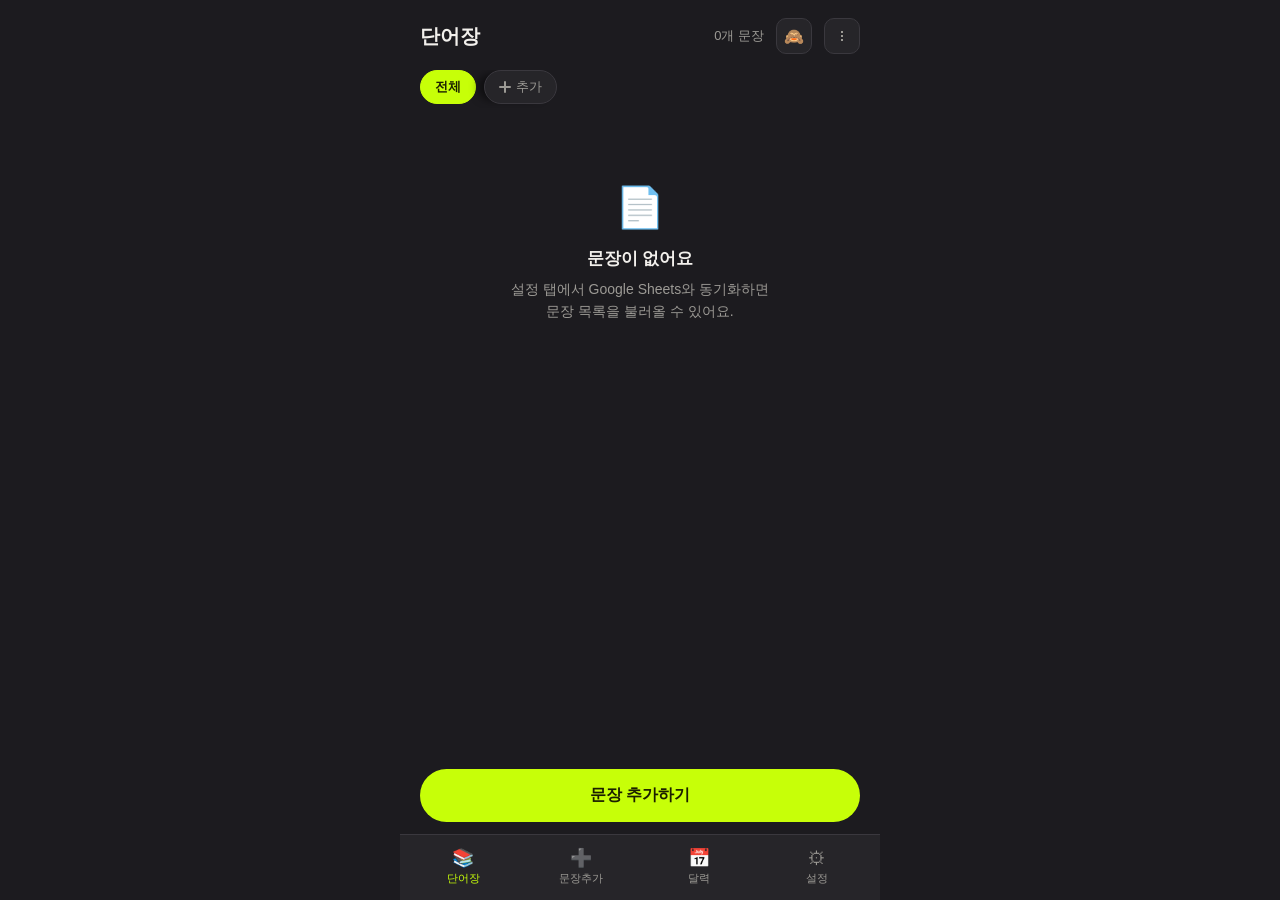
<file: docs/index.html>
<!DOCTYPE html>
<html lang="ko">
<head>
<meta charset="UTF-8" />
<meta name="viewport" content="width=device-width, initial-scale=1.0, viewport-fit=cover" />
<meta name="apple-mobile-web-app-capable" content="yes" />
<meta name="apple-mobile-web-app-status-bar-style" content="black-translucent" />
<meta name="apple-mobile-web-app-title" content="문장암기" />
<meta name="theme-color" content="#1C1B1F" />
<title>영어 문장 암기</title>
<link rel="manifest" href="sources/manifest.json" />
<link rel="apple-touch-icon" href="sources/icon-192.png" />
<link rel="stylesheet" href="css/base.css" />
<link rel="stylesheet" href="css/vocab.css" />
<link rel="stylesheet" href="css/study.css" />
<link rel="stylesheet" href="css/calendar.css" />
<link rel="stylesheet" href="css/trash.css" />
</head>
<body>

<div id="app">

  <!-- 단어장 탭 -->
  <section class="tab-view active" id="tab-vocab">
    <div class="tab-header">
      <h1>단어장</h1>
      <div style="display:flex; align-items:center; gap:12px;">
        <span class="tab-sub" id="vocab-count">0개 문장</span>
        <button class="icon-btn" id="vocab-hidden-toggle-btn" title="숨긴 문장도 보기">🙈</button>
        <button class="icon-btn" id="deck-order-btn" title="단어장 순서 변경">⋮</button>
      </div>
    </div>
    <div class="filters" id="deck-chips"></div>
    <div id="vocab-list"></div>
    <button class="btn btn-primary" id="vocab-start-btn">학습 시작</button>
  </section>

  <!-- 문장추가 탭 -->
  <section class="tab-view" id="tab-add">
    <div class="tab-header"><h1>문장 추가</h1></div>

    <div class="field-group">
      <label class="field-label">단어장</label>
      <div class="filters" id="add-deck-chips"></div>
      <input class="field-input text" id="add-deck-input" placeholder="예: 일상회화 (비워두면 기본 단어장)" autocapitalize="off" autocorrect="off" spellcheck="false" />
    </div>

    <div class="field-group">
      <label class="field-label">표현 (영어) *</label>
      <input class="field-input text" id="add-english-input" placeholder="e.g. shake things up" autocapitalize="off" autocorrect="off" spellcheck="false" />
    </div>

    <div class="field-group">
      <label class="field-label">내 대사 (한글) *</label>
      <input class="field-input text" id="add-korean-input" placeholder="예: 변화를 주고 싶었어요" />
    </div>

    <div class="field-group">
      <label class="field-label">힌트 / 부가설명</label>
      <textarea class="field-input text" id="add-detail-input" rows="3" placeholder="뜻 설명, 예문 등 (선택)" style="min-height:80px;"></textarea>
    </div>

    <button class="btn btn-primary" id="add-save-btn" style="width:100%;">문장 저장하기</button>
  </section>

  <!-- 달력 탭 -->
  <section class="tab-view" id="tab-calendar">
    <div class="tab-header centered">
      <button class="icon-btn" id="cal-prev">‹</button>
      <h1 id="cal-month-label">2026년 6월</h1>
      <button class="icon-btn" id="cal-next">›</button>
    </div>
    <div class="cal-legend">
      <span class="cal-legend-item"><span class="dot dot-study"></span>학습 기록</span>
      <span class="cal-legend-item"><span class="dot dot-add"></span>추가 기록</span>
    </div>
    <div class="cal-weekdays">
      <span>일</span><span>월</span><span>화</span><span>수</span><span>목</span><span>금</span><span>토</span>
    </div>
    <div class="cal-grid" id="cal-grid"></div>
    <div id="cal-detail"></div>
  </section>

  <!-- 설정 탭 -->
  <section class="tab-view" id="tab-settings">
    <div class="tab-header"><h1>설정 &amp; 동기화</h1></div>

    <div class="stat-grid">
      <div class="stat-box">
        <div class="num" id="stat-total">0</div>
        <div class="label">전체 문장</div>
      </div>
      <div class="stat-box">
        <div class="num" id="stat-pending">0</div>
        <div class="label">동기화 대기</div>
      </div>
    </div>

    <div class="field-group">
      <label class="field-label">Apps Script 웹앱 URL</label>
      <input class="field-input" id="sheet-url" placeholder="https://script.google.com/macros/s/.../exec" autocapitalize="off" autocorrect="off" spellcheck="false" />
      <div class="field-hint">
        Google Sheets에 Apps Script를 배포한 후 생성된 웹앱 URL을 입력하세요.
        "/exec"로 끝나는 주소입니다.
      </div>
    </div>

    <div class="status-row">
      <div class="status-dot" id="conn-dot"></div>
      <span id="conn-status">연결 상태 확인 안 됨</span>
    </div>

    <div class="action-row" style="padding-top: 4px;">
      <button class="btn btn-secondary" id="save-url-btn">URL 저장</button>
      <button class="btn btn-primary" id="sync-btn">지금 동기화</button>
    </div>

    <div class="field-group" style="margin-top: 8px;">
      <label class="field-label">유사도 채점 기준</label>
      <input class="field-input" type="range" id="threshold-slider" min="0.5" max="1" step="0.05" value="0.85" style="font-family: var(--font-sans);" />
      <div class="field-hint">
        현재 기준: <span id="threshold-value">85%</span> 이상 일치 시 정답으로 처리합니다.
        대소문자, 마지막 문장부호, 단수/복수형 차이는 자동으로 허용됩니다.
      </div>
    </div>

    <div class="field-group">
      <label class="field-label">데이터 관리</label>
      <button class="btn btn-ghost" id="export-csv-btn" style="margin-bottom:8px;">학습 기록 CSV로 내보내기</button>
      <button class="btn btn-ghost" id="reset-progress-btn" style="margin-bottom:8px;">학습 기록 초기화</button>
      <button class="btn btn-ghost" id="open-trash-btn">휴지통 <span id="trash-count-badge"></span></button>
    </div>
  </section>

  <!-- 하단 네비게이션 -->
  <nav class="bottom-nav">
    <button class="nav-btn active" data-tab="vocab"><span class="nav-icon">📚</span><span>단어장</span></button>
    <button class="nav-btn" data-tab="add"><span class="nav-icon">➕</span><span>문장추가</span></button>
    <button class="nav-btn" data-tab="calendar"><span class="nav-icon">📅</span><span>달력</span></button>
    <button class="nav-btn" data-tab="settings"><span class="nav-icon">⚙</span><span>설정</span></button>
  </nav>

</div>

<!-- 학습 카드 오버레이 (단어장 탭에서 시작) -->
<div class="overlay" id="study-overlay">
  <div class="topbar">
    <button class="icon-btn" id="study-close-btn">←</button>
    <div class="day-label">
      <span class="pill" id="day-pill">DAY 1</span>
      <span id="filter-summary">전체 문장</span>
    </div>
    <button id="study-end-btn" style="display:none; background:var(--surface); border:1px solid var(--border); color:var(--text-dim); border-radius:10px; font-size:12px; font-weight:700; padding:6px 12px; cursor:pointer; font-family:inherit;">종료</button>
  </div>

  <div class="progress-track">
    <div class="progress-fill" id="progress-fill" style="width: 0%"></div>
  </div>

  <div class="filters" id="filter-chips">
    <button class="chip active" data-filter="all">전체</button>
    <button class="chip" data-filter="wrong">오답만</button>
    <button class="chip" data-filter="unseen">안 푼 문장</button>
  </div>

  <div class="card-area" id="card-area">

    <div class="prompt-card" id="prompt-card">
      <div class="prompt-label">
        <span id="prompt-counter">1 / 1</span>
        <span class="tag" id="hint-toggle" style="display:none;">힌트 보기</span>
      </div>
      <div class="prompt-text" id="prompt-text">시트를 동기화해서 문장을 불러오세요</div>
      <div class="hint-text" id="hint-text" style="display:none;"></div>
    </div>

    <div class="answer-card">
      <div class="answer-label">영어로 작성해보세요</div>
      <textarea id="answer-input" placeholder="Type your answer..." rows="2" enterkeyhint="done"></textarea>
    </div>

    <div class="result-card" id="result-card">
      <div class="result-status" id="result-status"></div>
      <div class="result-answer" id="result-answer"></div>
      <div class="similarity-bar-track">
        <div class="similarity-bar-fill" id="similarity-fill" style="width:0%"></div>
      </div>
    </div>

    <div class="empty-state" id="session-result-card" style="display:none;">
      <div class="icon">🎯</div>
      <h3>한 바퀴 다 돌았어요!</h3>
      <div class="session-score" id="session-score">0 / 0</div>
      <p id="session-score-sub"></p>
    </div>


  </div>

  <div class="action-row" id="study-action-row">
    <button class="btn btn-secondary" id="skip-btn">건너뛰기</button>
    <button class="btn btn-primary" id="check-btn">채점하기</button>
  </div>
  <div class="action-row" id="session-result-action-row" style="display:none;">
    <button class="btn btn-secondary" id="session-close-btn">닫기</button>
    <button class="btn btn-primary" id="session-restart-btn">다시 풀기</button>
  </div>
</div>

<!-- 문장 수정 팝업 (단어장 탭에서 문장을 선택했을 때) -->
<div class="modal-backdrop" id="edit-overlay">
  <div class="modal-card">
    <div class="modal-card-header">
      <h2>문장 수정</h2>
      <button class="icon-btn" id="edit-close-btn">✕</button>
    </div>

    <div class="field-group">
      <label class="field-label">단어장</label>
      <div class="filters" id="edit-deck-chips"></div>
      <input class="field-input text" id="edit-deck-input" placeholder="예: 일상회화 (비워두면 기본 단어장)" autocapitalize="off" autocorrect="off" spellcheck="false" />
    </div>

    <div class="field-group">
      <label class="field-label">표현 (영어) *</label>
      <input class="field-input text" id="edit-english-input" autocapitalize="off" autocorrect="off" spellcheck="false" />
    </div>

    <div class="field-group">
      <label class="field-label">내 대사 (한글) *</label>
      <input class="field-input text" id="edit-korean-input" />
    </div>

    <div class="field-group">
      <label class="field-label">힌트 / 부가설명</label>
      <textarea class="field-input text" id="edit-detail-input" rows="3" style="min-height:80px;"></textarea>
    </div>

    <button class="btn btn-primary" id="edit-save-btn" style="width:100%; margin-bottom:10px;">수정 저장하기</button>
    <button class="btn btn-secondary" id="edit-hide-btn" style="width:100%; margin-bottom:10px;">숨기기</button>
    <button class="btn btn-danger" id="edit-delete-btn" style="width:100%;">삭제</button>
  </div>
</div>

<!-- 단어장 추가 팝업 (단어장 탭 칩 줄의 "+ 추가"에서 호출) -->
<div class="modal-backdrop" id="deck-overlay">
  <div class="modal-card">
    <div class="modal-card-header">
      <h2>단어장 추가</h2>
      <button class="icon-btn" id="deck-close-btn">✕</button>
    </div>

    <div class="field-group">
      <label class="field-label">단어장 이름</label>
      <input class="field-input text" id="deck-name-input" placeholder="예: 비즈니스 영어" autocapitalize="off" autocorrect="off" spellcheck="false" />
      <div class="field-hint">새 단어장은 바로 칩 목록에 추가되고, 문장을 넣지 않아도 시트에 빈 탭으로 생성돼요.</div>
    </div>

    <button class="btn btn-primary" id="deck-save-btn" style="width:100%;">단어장 만들기</button>
  </div>
</div>

<!-- 단어장 순서 변경 팝업 (단어장 탭 헤더의 ⋮ 버튼에서 호출) -->
<div class="modal-backdrop" id="deck-order-overlay">
  <div class="modal-card">
    <div class="modal-card-header">
      <h2>단어장 설정</h2>
      <button class="icon-btn" id="deck-order-close-btn">✕</button>
    </div>
    <div class="field-hint" style="margin-top:-8px; margin-bottom:14px;">
      화살표로 순서를 바꾸면 단어장 탭의 필터 순서에 바로 반영돼요.
    </div>
    <div id="deck-order-list"></div>
  </div>
</div>

<!-- 휴지통 (설정 탭의 "휴지통" 버튼에서 호출) -->
<div class="modal-backdrop" id="trash-overlay">
  <div class="modal-card">
    <div class="modal-card-header">
      <h2>휴지통</h2>
      <div style="display:flex; align-items:center; gap:14px;">
        <button class="btn-text-danger" id="trash-empty-btn">모두 삭제</button>
        <button class="icon-btn" id="trash-close-btn">✕</button>
      </div>
    </div>
    <div class="field-hint" style="margin-top:-8px; margin-bottom:14px;">
      삭제한 문장은 30일 동안 보관되며, 그 안에 복구하면 시트에도 다시 추가돼요.
    </div>
    <div id="trash-list"></div>
  </div>
</div>

<div class="modal-backdrop" id="cal-add-overlay">
  <div class="modal-card">
    <div class="modal-card-header">
      <h2 id="cal-add-title">추가한 문장</h2>
      <button class="icon-btn" id="cal-add-close-btn">✕</button>
    </div>
    <div id="cal-add-list"></div>
  </div>
</div>

<div class="toast" id="toast"></div>

<script src="js/state.js"></script>
<script src="js/shell.js"></script>
<script src="js/screens/vocab.js"></script>
<script src="js/screens/study.js"></script>
<script src="js/screens/add.js"></script>
<script src="js/screens/calendar.js"></script>
<script src="js/screens/settings.js"></script>
<script src="js/modals/edit.js"></script>
<script src="js/modals/deck-add.js"></script>
<script src="js/modals/deck-order.js"></script>
<script src="js/modals/trash.js"></script>
<script src="js/init.js"></script>

</body>
</html>
</file>
<file: docs/css/base.css>
/* 모든 탭이 공유하는 레이아웃/기본 컴포넌트 스타일.
   탭 전용 스타일은 vocab.css / study.css / calendar.css 에 있습니다. */

:root {
  --bg: #1C1B1F;
  --surface: #262529;
  --surface-2: #2F2D33;
  --text: #F2F0EC;
  --text-dim: #9C9A95;
  --accent: #C7FF08;
  --accent-dim: #5C6A04;
  --correct: #97C459;
  --incorrect: #E24B4A;
  --border: #3A383E;
  --radius: 14px;
  --font-sans: -apple-system, BlinkMacSystemFont, "Helvetica Neue", "Apple SD Gothic Neo", sans-serif;
  --font-mono: "SF Mono", ui-monospace, Menlo, monospace;
}

* { box-sizing: border-box; -webkit-tap-highlight-color: transparent; }

html, body {
  margin: 0;
  padding: 0;
  background: var(--bg);
  color: var(--text);
  font-family: var(--font-sans);
  height: 100%;
  overscroll-behavior-y: none;
}

/* 모달/오버레이가 열려있는 동안 뒷배경 스크롤을 막는다 (모달 카드 자체는 .modal-card의 overflow-y:auto로 따로 스크롤) */
html:has(.modal-backdrop.show),
html:has(.overlay.show) {
  overflow: hidden;
}

body {
  display: flex;
  flex-direction: column;
  min-height: 100vh;
  padding-top: env(safe-area-inset-top);
}

#app {
  flex: 1;
  display: flex;
  flex-direction: column;
  max-width: 480px;
  margin: 0 auto;
  width: 100%;
  padding: 0 20px;
}

/* ---------- Tab views ---------- */
.tab-view { display: none; padding-bottom: 110px; }
.tab-view.active { display: block; }

.tab-header {
  display: flex;
  align-items: center;
  justify-content: space-between;
  padding: 18px 0 16px;
}
.tab-header h1 {
  font-size: 20px;
  font-weight: 700;
  margin: 0;
}
.tab-header.centered h1 { flex: 1; text-align: center; }
.tab-sub { font-size: 13px; color: var(--text-dim); }

/* ---------- Bottom nav ---------- */
.bottom-nav {
  position: fixed;
  left: 0;
  right: 0;
  bottom: 0;
  display: flex;
  max-width: 480px;
  margin: 0 auto;
  background: var(--surface);
  border-top: 1px solid var(--border);
  padding: 8px 4px calc(8px + env(safe-area-inset-bottom));
  z-index: 40;
}
.nav-btn {
  flex: 1;
  display: flex;
  flex-direction: column;
  align-items: center;
  gap: 4px;
  background: none;
  border: none;
  color: var(--text-dim);
  font-family: var(--font-sans);
  font-size: 11px;
  font-weight: 500;
  padding: 6px 0;
  cursor: pointer;
}
.nav-btn .nav-icon { font-size: 18px; line-height: 1; }
.nav-btn.active { color: var(--accent); }

/* ---------- Filter chips (deck chips reuse this) ---------- */
.filters {
  display: flex;
  gap: 8px;
  overflow-x: auto;
  -webkit-overflow-scrolling: touch;
  touch-action: pan-x;
  padding-bottom: 4px;
  margin-bottom: 16px;
  -ms-overflow-style: none;
  scrollbar-width: none;
}
.filters::-webkit-scrollbar { display: none; }

.chip {
  flex-shrink: 0;
  font-size: 13px;
  font-weight: 500;
  padding: 7px 14px;
  border-radius: 100px;
  border: 1px solid var(--border);
  background: var(--surface);
  color: var(--text-dim);
  cursor: pointer;
  white-space: nowrap;
}
.chip.active {
  background: var(--accent);
  color: #1B1F00;
  border-color: var(--accent);
  font-weight: 600;
}

.chip.add-chip {
  display: flex;
  align-items: center;
  gap: 5px;
  position: sticky;
  right: 0;
  z-index: 1;
  box-shadow: -10px 0 8px -4px rgba(0,0,0,0.5);
}
.chip.add-chip .icon-plus {
  position: relative;
  width: 12px;
  height: 12px;
  flex-shrink: 0;
}
.chip.add-chip .icon-plus::before,
.chip.add-chip .icon-plus::after {
  content: '';
  position: absolute;
  background: var(--text-dim);
  border-radius: 1px;
}
.chip.add-chip .icon-plus::before { left: 0; right: 0; top: 50%; height: 2px; transform: translateY(-50%); }
.chip.add-chip .icon-plus::after { top: 0; bottom: 0; left: 50%; width: 2px; transform: translateX(-50%); }

.icon-btn {
  background: var(--surface);
  border: 1px solid var(--border);
  color: var(--text-dim);
  width: 36px;
  height: 36px;
  border-radius: 10px;
  display: flex;
  align-items: center;
  justify-content: center;
  font-size: 16px;
  cursor: pointer;
  flex-shrink: 0;
}
.icon-btn:active { transform: scale(0.96); }

.btn {
  flex: 1;
  border: none;
  border-radius: 100px;
  padding: 16px;
  font-size: 16px;
  font-weight: 600;
  font-family: var(--font-sans);
  cursor: pointer;
  display: flex;
  align-items: center;
  justify-content: center;
  gap: 8px;
}
.btn:active { transform: scale(0.98); }

.btn-primary { background: var(--accent); color: #1B1F00; }
.btn-secondary { background: var(--surface); color: var(--text); border: 1px solid var(--border); }
.btn-ghost { background: transparent; color: var(--text-dim); border: 1px solid var(--border); }
.btn-danger { background: transparent; color: var(--incorrect); border: 1px solid var(--incorrect); }

.btn[disabled] { opacity: 0.4; }

.empty-state {
  text-align: center;
  padding: 60px 20px;
  color: var(--text-dim);
}
.empty-state .icon { font-size: 40px; margin-bottom: 16px; }
.empty-state h3 { color: var(--text); font-size: 17px; font-weight: 600; margin: 0 0 8px; }
.empty-state p { font-size: 14px; line-height: 1.6; margin: 0 0 20px; }

/* ---------- Form fields (문장추가/설정/수정모달/단어장추가모달 공용) ---------- */
.field-group { margin-bottom: 20px; }
.field-label {
  font-size: 13px;
  color: var(--text-dim);
  margin-bottom: 8px;
  display: block;
  font-weight: 500;
}
.field-input {
  width: 100%;
  background: var(--surface);
  border: 1px solid var(--border);
  border-radius: 10px;
  padding: 13px 14px;
  color: var(--text);
  font-size: 14px;
  font-family: var(--font-mono);
  outline: none;
}
.field-input.text { font-family: var(--font-sans); font-size: 15px; }
.field-input:focus { border-color: var(--accent); }
textarea.field-input { resize: none; max-height: 200px; overflow-y: auto; }
.field-hint { font-size: 12px; color: var(--text-dim); margin-top: 8px; line-height: 1.6; }

.status-row {
  display: flex;
  align-items: center;
  gap: 8px;
  font-size: 13px;
  color: var(--text-dim);
  padding: 12px 0;
}
.status-dot {
  width: 8px; height: 8px; border-radius: 50%;
  background: var(--text-dim);
}
.status-dot.ok { background: var(--correct); }
.status-dot.err { background: var(--incorrect); }

.stat-grid {
  display: grid;
  grid-template-columns: 1fr 1fr;
  gap: 10px;
  margin-bottom: 20px;
}
.stat-box {
  background: var(--surface);
  border: 1px solid var(--border);
  border-radius: 10px;
  padding: 14px;
}
.stat-box .num { font-size: 24px; font-weight: 700; }
.stat-box .label { font-size: 12px; color: var(--text-dim); margin-top: 4px; }

/* ---------- Edit / 단어장추가 modal ---------- */
.modal-backdrop {
  /* fixed로 둬야 스크롤된 위치와 무관하게 현재 보이는 화면 정중앙에 뜬다.
     absolute였을 때는 문서 전체 높이를 기준으로 중앙 정렬되어, 목록을
     스크롤해둔 상태에서 열면 화면 밖(맨 위)에 떠 보이는 버그가 있었다. */
  position: fixed;
  inset: 0;
  background: rgba(0,0,0,0.6);
  z-index: 60;
  display: none;
  align-items: center;
  justify-content: center;
  padding: 20px;
}
.modal-backdrop.show { display: flex; }
.modal-card {
  background: var(--surface);
  border: 1px solid var(--border);
  border-radius: var(--radius);
  padding: 20px;
  width: 100%;
  max-width: 420px;
  max-height: 85vh;
  overflow-y: auto;
}
.modal-card-header {
  display: flex;
  justify-content: space-between;
  align-items: center;
  margin-bottom: 16px;
}
.modal-card-header h2 {
  font-size: 17px;
  font-weight: 700;
  margin: 0;
}

.toast {
  position: fixed;
  bottom: 100px;
  left: 50%;
  transform: translateX(-50%) translateY(20px);
  background: var(--surface-2);
  border: 1px solid var(--border);
  color: var(--text);
  padding: 12px 20px;
  border-radius: 100px;
  font-size: 13px;
  font-weight: 500;
  opacity: 0;
  transition: all 0.25s ease;
  z-index: 100;
  pointer-events: none;
  white-space: nowrap;
}
.toast.show {
  opacity: 1;
  transform: translateX(-50%) translateY(0);
}
</file>
<file: docs/css/vocab.css>
/* 단어장 탭 전용 스타일 */

/* 학습 시작 버튼: 목록 위에 떠서 하단 네비게이션 바로 위에 고정 */
#tab-vocab { padding-bottom: 180px; }
#vocab-start-btn {
  position: fixed;
  left: 20px;
  right: 20px;
  max-width: 440px;
  margin: 0 auto;
  bottom: calc(78px + env(safe-area-inset-bottom));
  z-index: 30;
}

.vocab-item {
  background: var(--surface);
  border: 1px solid var(--border);
  border-radius: var(--radius);
  padding: 14px 16px;
  margin-bottom: 10px;
  cursor: pointer;
}
.vocab-item-top {
  display: flex;
  justify-content: space-between;
  align-items: flex-start;
  gap: 10px;
}
.vocab-english { font-size: 16px; font-weight: 700; color: var(--text); line-height: 1.4; }
.vocab-korean { font-size: 14px; color: var(--text-dim); margin-top: 4px; line-height: 1.4; }
.vocab-tags { display: flex; flex-direction: column; align-items: flex-end; gap: 6px; flex-shrink: 0; }
.vocab-deck-tag {
  font-size: 11px;
  padding: 3px 9px;
  border-radius: 100px;
  font-weight: 600;
  white-space: nowrap;
  background: var(--surface-2);
  color: var(--text-dim);
  border: 1px solid var(--border);
}
.vocab-status {
  font-size: 11px;
  padding: 3px 9px;
  border-radius: 100px;
  font-weight: 600;
  white-space: nowrap;
}
.vocab-status.unseen { background: var(--surface-2); color: var(--text-dim); }
.vocab-status.correct { background: rgba(151,196,89,0.15); color: var(--correct); }
.vocab-status.wrong { background: rgba(226,75,74,0.15); color: var(--incorrect); }

.vocab-item.hidden-item { opacity: 0.55; }
.vocab-hide-btn {
  font-size: 11px;
  padding: 3px 9px;
  border-radius: 100px;
  font-weight: 600;
  white-space: nowrap;
  background: transparent;
  color: var(--text-dim);
  border: 1px solid var(--border);
  cursor: pointer;
}
.vocab-hide-btn.is-hidden {
  color: var(--accent);
  border-color: var(--accent);
  background: rgba(199, 255, 8, 0.1);
}
.vocab-hide-btn:active { transform: scale(0.96); }
#vocab-hidden-toggle-btn.active { background: var(--accent); color: #1B1F00; border-color: var(--accent); }

.vocab-hint-toggle {
  font-size: 12px;
  color: var(--accent);
  margin-top: 8px;
  cursor: pointer;
  display: inline-block;
}
.vocab-hint-text {
  font-size: 12px;
  color: var(--text-dim);
  margin-top: 8px;
  white-space: pre-line;
  line-height: 1.6;
  display: none;
}

/* ---------- 단어장 순서 변경 팝업 ---------- */
.deck-order-item {
  display: flex;
  align-items: center;
  justify-content: space-between;
  background: var(--surface);
  border: 1px solid var(--border);
  border-radius: 10px;
  padding: 12px 14px;
  margin-bottom: 8px;
}
.deck-order-name { font-size: 15px; font-weight: 600; color: var(--text); }
.deck-order-arrows { display: flex; align-items: center; gap: 6px; }
.deck-order-arrows .btn-text-danger { margin-left: 8px; }
.order-btn {
  width: 30px;
  height: 30px;
  border-radius: 8px;
  border: 1px solid var(--border);
  background: var(--surface-2);
  color: var(--text);
  font-size: 13px;
  cursor: pointer;
  display: flex;
  align-items: center;
  justify-content: center;
}
.order-btn:active { transform: scale(0.94); }
.order-btn[disabled] { opacity: 0.3; cursor: default; }
</file>
<file: docs/css/study.css>
/* 학습 카드 오버레이 전용 스타일 (단어장 탭에서 "학습 시작"으로 진입) */

.overlay {
  position: absolute;
  inset: 0;
  background: var(--bg);
  z-index: 50;
  display: none;
  flex-direction: column;
  padding: 0 20px;
  padding-top: env(safe-area-inset-top);
  padding-bottom: env(safe-area-inset-bottom);
  max-width: 480px;
  margin: 0 auto;
}
.overlay.show { display: flex; }

.topbar {
  display: flex;
  align-items: center;
  justify-content: space-between;
  padding: 18px 0 12px;
}

.topbar .day-label {
  font-size: 13px;
  font-weight: 600;
  letter-spacing: 0.08em;
  color: var(--text-dim);
  display: flex;
  align-items: center;
  gap: 8px;
}

.day-label .pill {
  background: var(--accent);
  color: #1B1F00;
  border-radius: 100px;
  padding: 3px 10px;
  font-size: 11px;
  letter-spacing: 0;
}

.progress-track {
  height: 4px;
  background: var(--surface);
  border-radius: 100px;
  overflow: hidden;
  margin-bottom: 22px;
}
.progress-fill {
  height: 100%;
  background: var(--accent);
  border-radius: 100px;
  transition: width 0.3s ease;
}

.card-area {
  flex: 1;
  display: flex;
  flex-direction: column;
  justify-content: center;
  min-height: 0;
}

.prompt-card {
  background: var(--surface);
  border: 1px solid var(--border);
  border-radius: var(--radius);
  padding: 22px 20px;
  margin-bottom: 16px;
}

.prompt-label {
  font-size: 12px;
  color: var(--text-dim);
  margin-bottom: 10px;
  display: flex;
  justify-content: space-between;
  align-items: center;
}

.prompt-text {
  font-size: 21px;
  line-height: 1.5;
  font-weight: 500;
}

.tag {
  font-size: 11px;
  color: var(--accent);
  background: rgba(199,255,8,0.1);
  border-radius: 6px;
  padding: 2px 8px;
  font-weight: 600;
  cursor: pointer;
}

.hint-text {
  font-size: 13px;
  color: var(--text-dim);
  line-height: 1.6;
  white-space: pre-line;
  margin-top: 12px;
  padding-top: 12px;
  border-top: 1px solid var(--border);
}

.answer-card {
  background: var(--surface);
  border: 1px solid var(--border);
  border-radius: var(--radius);
  padding: 16px 18px;
  margin-bottom: 16px;
}

.answer-label {
  font-size: 12px;
  color: var(--text-dim);
  margin-bottom: 8px;
}

textarea#answer-input {
  width: 100%;
  background: transparent;
  border: none;
  color: var(--text);
  font-size: 18px;
  font-family: var(--font-sans);
  line-height: 1.5;
  resize: none;
  outline: none;
  min-height: 56px;
}
textarea#answer-input::placeholder { color: var(--text-dim); }

.result-card {
  border-radius: var(--radius);
  padding: 16px 18px;
  margin-bottom: 16px;
  border: 1px solid var(--border);
  display: none;
}
.result-card.show { display: block; }
.result-card.correct { background: rgba(151,196,89,0.1); border-color: var(--correct); }
.result-card.incorrect { background: rgba(226,75,74,0.1); border-color: var(--incorrect); }

.session-score {
  font-size: 32px;
  font-weight: 700;
  color: var(--accent);
  margin-bottom: 8px;
}

.result-status {
  font-size: 14px;
  font-weight: 600;
  margin-bottom: 6px;
  display: flex;
  align-items: center;
  gap: 8px;
}
.result-card.correct .result-status { color: var(--correct); }
.result-card.incorrect .result-status { color: var(--incorrect); }

.result-answer {
  font-size: 15px;
  color: var(--text-dim);
  line-height: 1.5;
}
.result-answer .ans-text {
  color: var(--text);
  font-weight: 500;
}

.similarity-bar-track {
  height: 4px;
  background: var(--surface-2);
  border-radius: 100px;
  margin-top: 10px;
  overflow: hidden;
}
.similarity-bar-fill {
  height: 100%;
  border-radius: 100px;
}

.action-row {
  display: flex;
  gap: 10px;
  padding: 14px 0 20px;
}
</file>
<file: docs/css/calendar.css>
/* 달력 탭 전용 스타일 */

.cal-legend {
  display: flex;
  gap: 16px;
  margin-bottom: 12px;
}
.cal-legend-item {
  display: flex;
  align-items: center;
  gap: 6px;
  font-size: 12px;
  color: var(--text-dim);
}
.cal-legend-item .dot { width: 6px; height: 6px; border-radius: 50%; }
.cal-legend-item .dot-study { background: var(--accent); }
.cal-legend-item .dot-add { background: var(--text-dim); }

.cal-weekdays {
  display: grid;
  grid-template-columns: repeat(7, 1fr);
  text-align: center;
  font-size: 12px;
  color: var(--text-dim);
  margin-bottom: 16px;
}
.cal-grid {
  display: grid;
  grid-template-columns: repeat(7, 1fr);
  gap: 6px 4px;
  margin-bottom: 16px;
}
.cal-day {
  aspect-ratio: 1;
  display: flex;
  flex-direction: column;
  align-items: center;
  justify-content: center;
  gap: 3px;
  border-radius: 10px;
  background: var(--surface);
  border: 1px solid var(--border);
  font-size: 13px;
  color: var(--text);
  cursor: pointer;
}
.cal-day.empty { background: transparent; border: none; cursor: default; }
.cal-day.today { border-color: var(--accent); }
.cal-day.selected { background: var(--accent); color: #1B1F00; font-weight: 700; }
.cal-day .dot-row { display: flex; gap: 3px; }
.cal-day .dot { width: 5px; height: 5px; border-radius: 50%; }
.cal-day .dot-study { background: var(--accent); }
.cal-day .dot-add { background: var(--text-dim); }
.cal-day.selected .dot-study,
.cal-day.selected .dot-add { background: #1B1F00; }

.cal-detail-title { font-size: 14px; font-weight: 600; margin-bottom: 16px; }
.cal-section-label { font-size: 12px; color: var(--text-dim); font-weight: 600; margin-bottom: 8px; }
.cal-add-row { cursor: pointer; }
.cal-add-row:active { background: var(--surface-2); }
.cal-deck-row {
  display: flex;
  justify-content: space-between;
  align-items: center;
  background: var(--surface);
  border: 1px solid var(--border);
  border-radius: 10px;
  padding: 12px 14px;
  margin-bottom: 16px;
  font-size: 13px;
}
.cal-deck-row .deck-name { font-weight: 600; }
.cal-deck-row .deck-stat { color: var(--text-dim); }
.cal-empty-note { color: var(--text-dim); font-size: 13px; }
</file>
<file: docs/css/trash.css>
/* 휴지통 모달 전용 스타일 */

.trash-item {
  background: var(--surface);
  border: 1px solid var(--border);
  border-radius: var(--radius);
  padding: 14px 16px;
  margin-bottom: 10px;
}
.trash-item-top {
  display: flex;
  justify-content: space-between;
  align-items: flex-start;
  gap: 10px;
}
.trash-item-bottom {
  display: flex;
  justify-content: space-between;
  align-items: center;
  margin-top: 10px;
  padding-top: 10px;
  border-top: 1px solid var(--border);
}
.trash-days { font-size: 12px; color: var(--text-dim); }
.trash-actions { display: flex; gap: 14px; }

.btn-text {
  background: none;
  border: none;
  color: var(--accent);
  font-family: var(--font-sans);
  font-size: 13px;
  font-weight: 600;
  cursor: pointer;
  padding: 0;
}
.btn-text-danger {
  background: none;
  border: none;
  color: var(--incorrect);
  font-family: var(--font-sans);
  font-size: 13px;
  font-weight: 600;
  cursor: pointer;
  padding: 0;
}

#trash-list { max-height: 50vh; overflow-y: auto; margin-top: 4px; }
</file>
